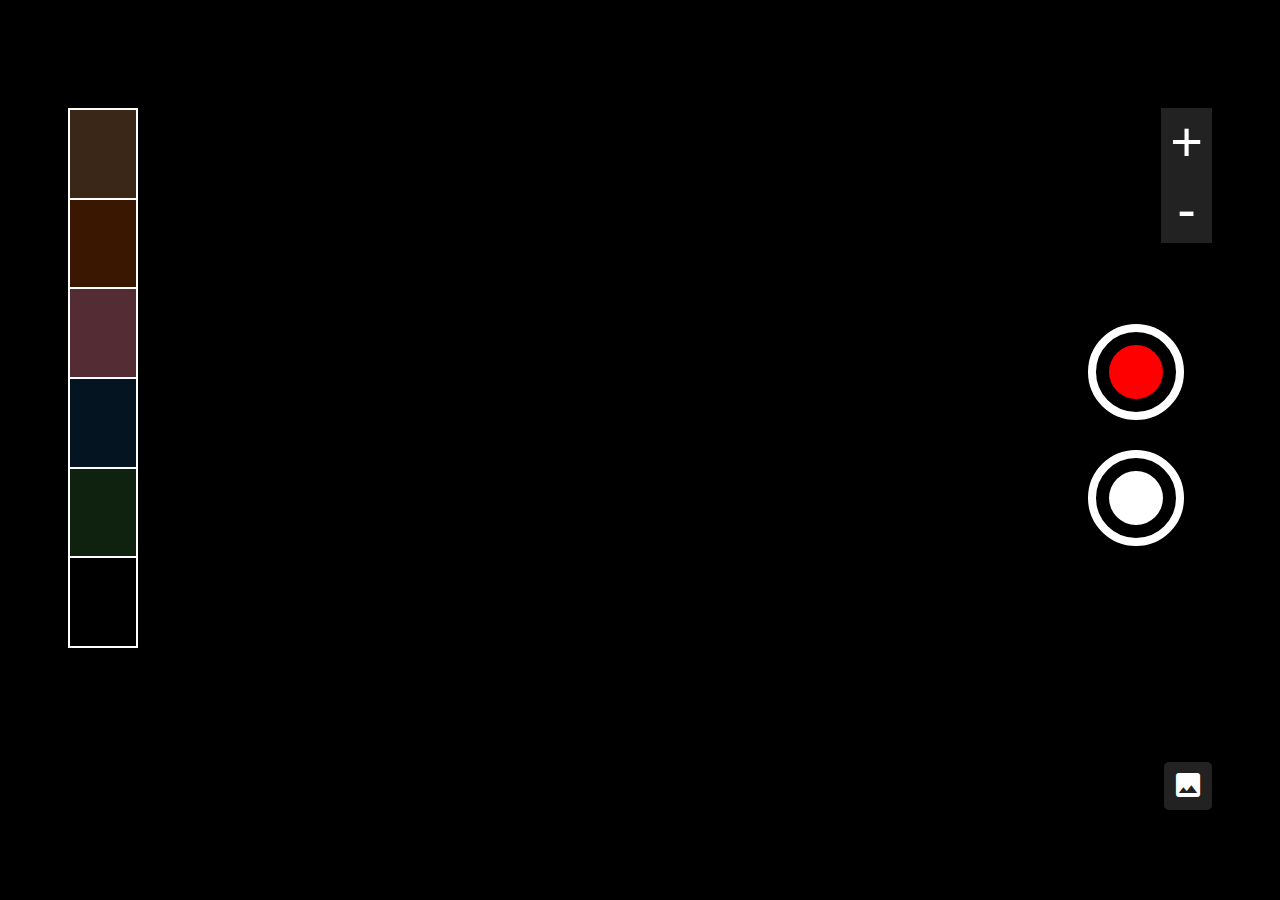
<file: camera/index.html>
<!DOCTYPE html>
<html lang="en">
  <head>
    <meta charset="UTF-8" />
    <meta http-equiv="X-UA-Compatible" content="IE=edge" />
    <meta name="viewport" content="width=device-width, initial-scale=1.0" />
    <title>Camera</title>
    <link rel="preconnect" href="https://fonts.gstatic.com" />

    <link
      href="https://fonts.googleapis.com/icon?family=Material+Icons"
      rel="stylesheet"
    />
    <link rel="stylesheet" href="style.css" />
  </head>
  <body>
    <div class="video-container">
      <video autoplay style="transform: scale(1)"></video>
    </div>
    <button id="record-video"><div id="record-div"></div></button>
    <button id="click-picture"><div id="click-div"></div></button>

    <div class="filter-container">
      <div style="background-color: #f4a2613d" class="filter"></div>
      <div style="background-color: #e85d0440" class="filter"></div>
      <div style="background-color: #ad5d6d7a" class="filter"></div>
      <div style="background-color: #2195f323" class="filter"></div>
      <div style="background-color: #4caf4f31" class="filter"></div>
      <div class="filter"></div>
    </div>

    <div class="zoom">
      <button id="in">+</button>
      <button id="out">-</button>
    </div>

    <button id="gallery-button">
      <span class="material-icons" style="font-size: 2rem; color: white">
        photo
      </span>
    </button>
    <script src="dbScript.js"></script>
    <script src="script.js"></script>
    <script>
      let galleryBtn = document.querySelector("#gallery-button");
      galleryBtn.addEventListener("click", function () {
        location.assign("gallery.html");
      });
    </script>
  </body>
</html>
</file>
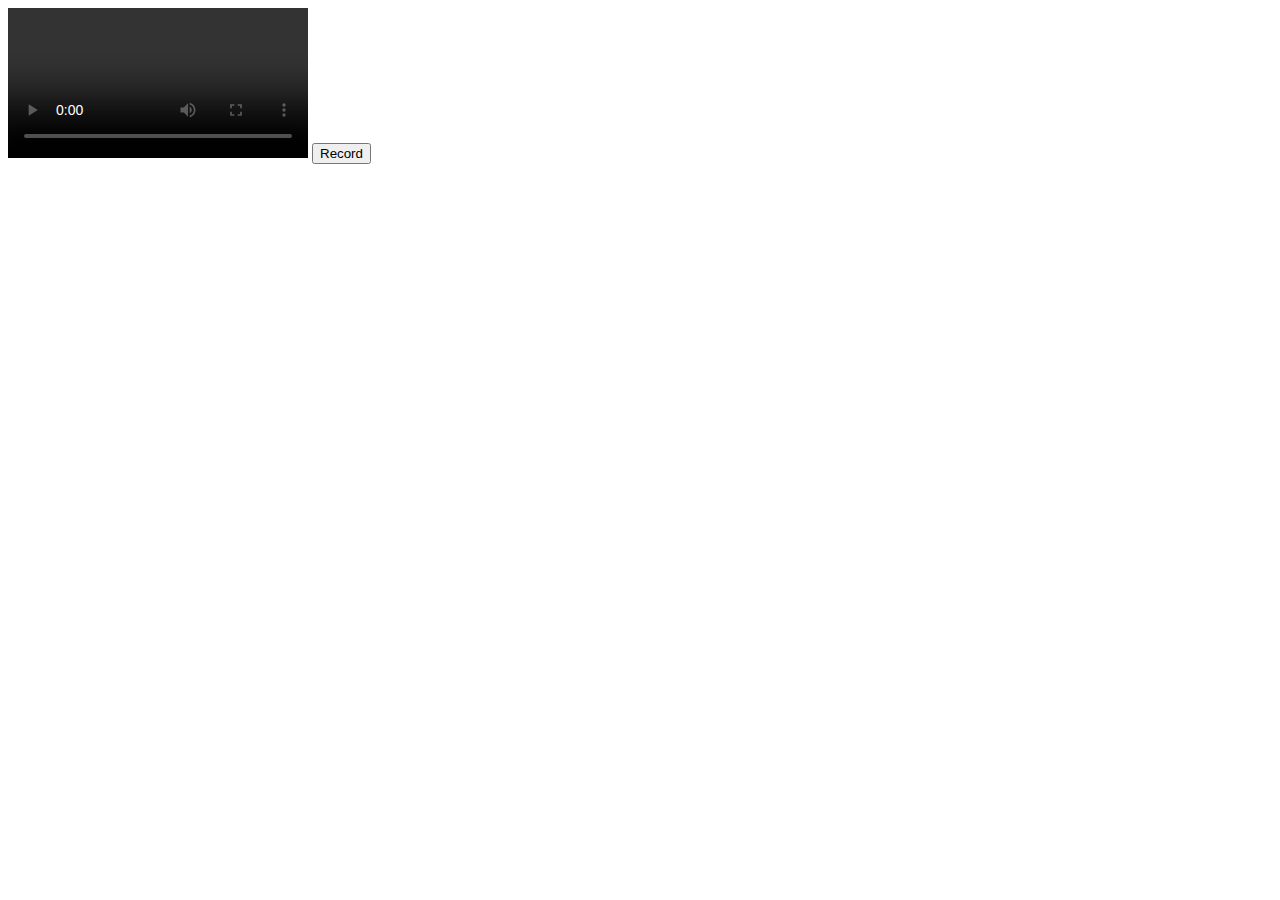
<file: POV/index.html>
<!DOCTYPE html>
<html lang="en">
  <head>
    <meta charset="UTF-8" />
    <meta http-equiv="X-UA-Compatible" content="IE=edge" />
    <meta name="viewport" content="width=device-width, initial-scale=1.0" />
    <title>Document</title>
  </head>
  <body>
    <video autoplay controls></video>
    <!-- <audio autoplay controls></audio> -->
    <button>Record</button>

    <!-- done javaScript within html -->
    <script>
      //this uses video tag from html in browser
      let video = document.querySelector("video");
      let btn = document.querySelector("button");
      //this uses audio tag from html in browser
      // let audio=document.querySelector("audio");
      let constraints = { video: true, audio: true };
      let mediaRecorder;
      let isRecording = false; //flag
      let chunks = []; //file will automatically divide itself into sets of chunks

      //onclicking btn
      btn.addEventListener("click", function () {
        if (isRecording) {
          mediaRecorder.stop();
          isRecording = false;
          btn.innerText = "Record";
        } else {
          mediaRecorder.start();
          isRecording = true;
          btn.innerText = "Recording...";
        }
      });

      navigator.mediaDevices
        .getUserMedia(constraints)
        .then(function (mediaStream) {
          video.srcObject = mediaStream;
          // audio.srcObject =mediaStream;
          let options = { mimeType: "video/webm; codecs=vp9" };
          mediaRecorder = new MediaRecorder(mediaStream, options);
          //media Recorder has two events "dataavailable" and "stop"
          //dataavailable event on call pushes chunks of data into "chunks" variable
          mediaRecorder.addEventListener("dataavailable", function (e) {
            chunks.push(e.data);
          });

          mediaRecorder.addEventListener("stop", function () {
            //when "Stop " event listener get triggered  we merge these chunks into large raw data "blob"
            let blob = new Blob(chunks, { type: "video/mp4" });
            chunks = []; //then I empty chunks

            let url = URL.createObjectURL(blob);
            let a = document.createElement("a");
            a.href = url;
            a.download = "video.mp4";
            a.click();
            a.remove();
          });
        });

      //predefined object h browser m jisse user ka media devices ka input(getUserMedia is promised based function/permission)
      //mediaStream object h jo camera se video leta h(source)   LIVE INPUT
      //promise resolve hone p mediaStream milta h
    </script>
  </body>
</html>
</file>
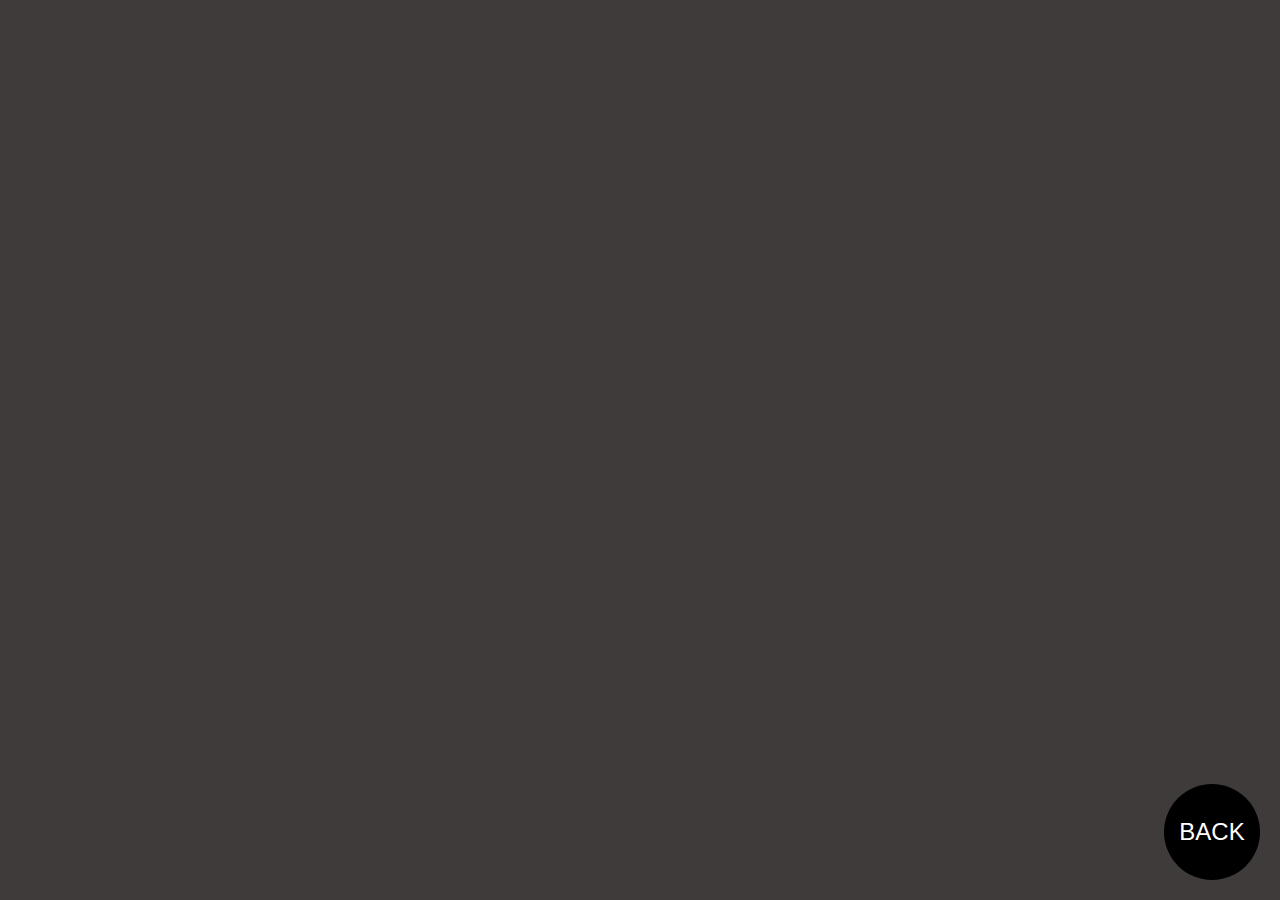
<file: camera/gallery.html>
<!DOCTYPE html>
<html lang="en">
  <head>
    <meta charset="UTF-8" />
    <meta http-equiv="X-UA-Compatible" content="IE=edge" />
    <meta name="viewport" content="width=device-width, initial-scale=1.0" />
    <title>Gallery</title>
    <link rel="stylesheet" href="style.css" />
  </head>
  <body
    style="
      background: #181313d4;
      display: flex;
      flex-wrap: wrap;
      justify-content: space-evenly;
    "
  >
    <button class="gallery-back" onclick="">BACK</button>
    <script src="dbScript.js"></script>
    <script>
      let backBtn = document.querySelector(".gallery-back");
      backBtn.addEventListener("click", function () {
        location.assign("index.html");
      });
      setTimeout(function () {
        viewMedia();
      }, 100);
    </script>
  </body>
</html>
</file>
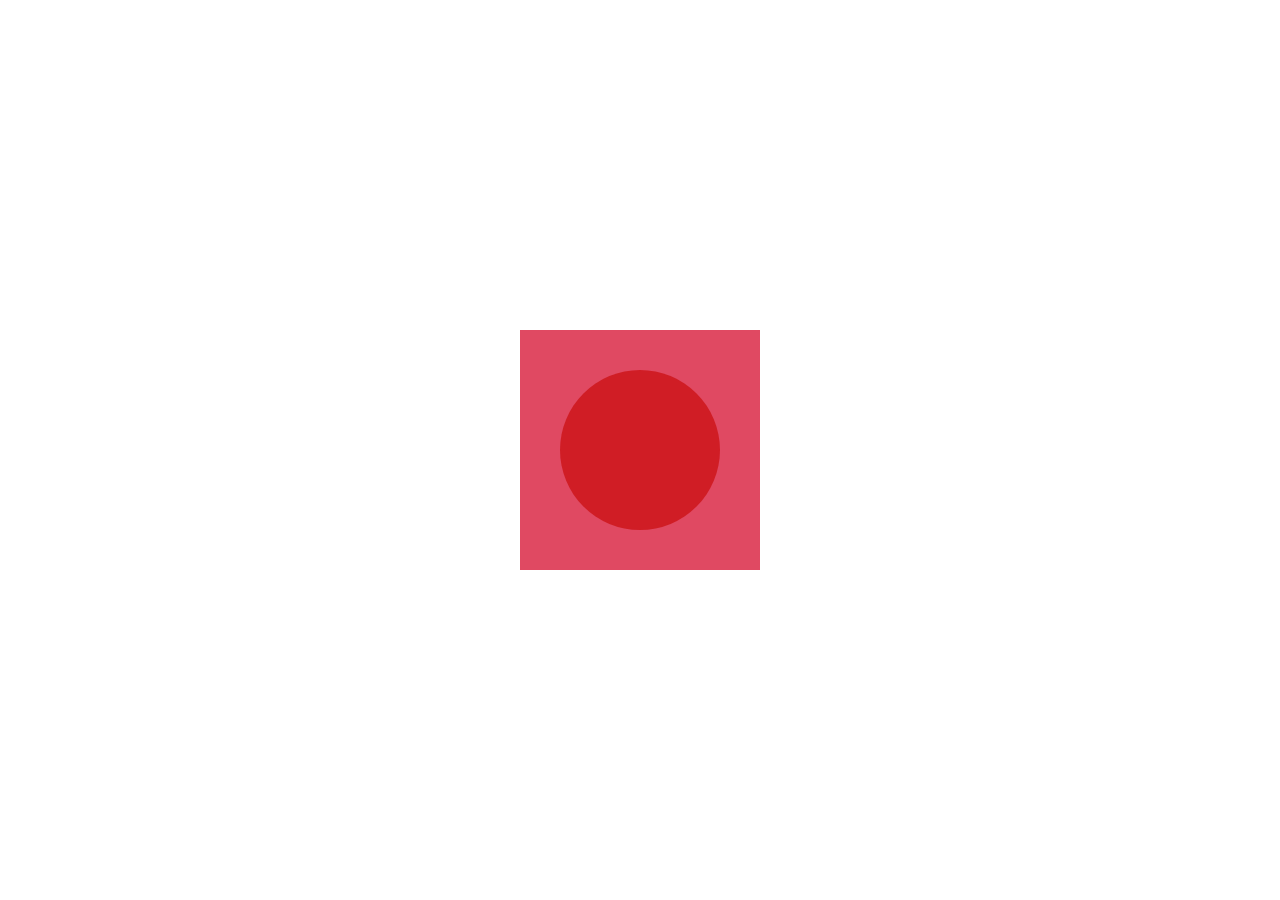
<file: POV/animation.html>
<!DOCTYPE html>
<html lang="en">
<head>
    <meta charset="UTF-8">
    <meta http-equiv="X-UA-Compatible" content="IE=edge">
    <meta name="viewport" content="width=device-width, initial-scale=1.0">
    <title>Document</title>
    <style>
        * {
            box-sizing: border-box;
        }
        body {
            margin: 0;
        }
        .box {
            margin:auto;
            margin-top: calc((100vh  - 15rem) /2);
            height: 15rem;
            width: 15rem;
            background-color: rgb(224, 73, 98);
            animation: scale 2s infinite;
        }

        .box-2 {
            height: 10rem;
            width: 10rem;
            border-radius: 50%;
            position: fixed;
            background-color: rgb(201, 11, 11);
            opacity: 0.7;
            top: 50%;
            left: 50%;
            animation: fader 1s infinite;
            transform :translate(-50%,-50%); //isse box ka geometrical center, center p aata h
        } 

        @keyframes scale {
            0% {
                transform: scale(1);
                border-radius:40%;
            }

            50% {
                transform: scale(1.2);
                border-radius:50%;
            }

           100% {
                transform: scale(1);
                border-radius:40%;
            }
        }

        @keyframes fader{
            0% {
                opacity: 1;
            }

            50% {
                opacity: 0.5;
            }

           100% {
                opacity: 1;
            }
        }
    </style>
</head>
<body>
    <div class="box"></div>
    <div class="box-2"></div>
</body>
</html>
</file>
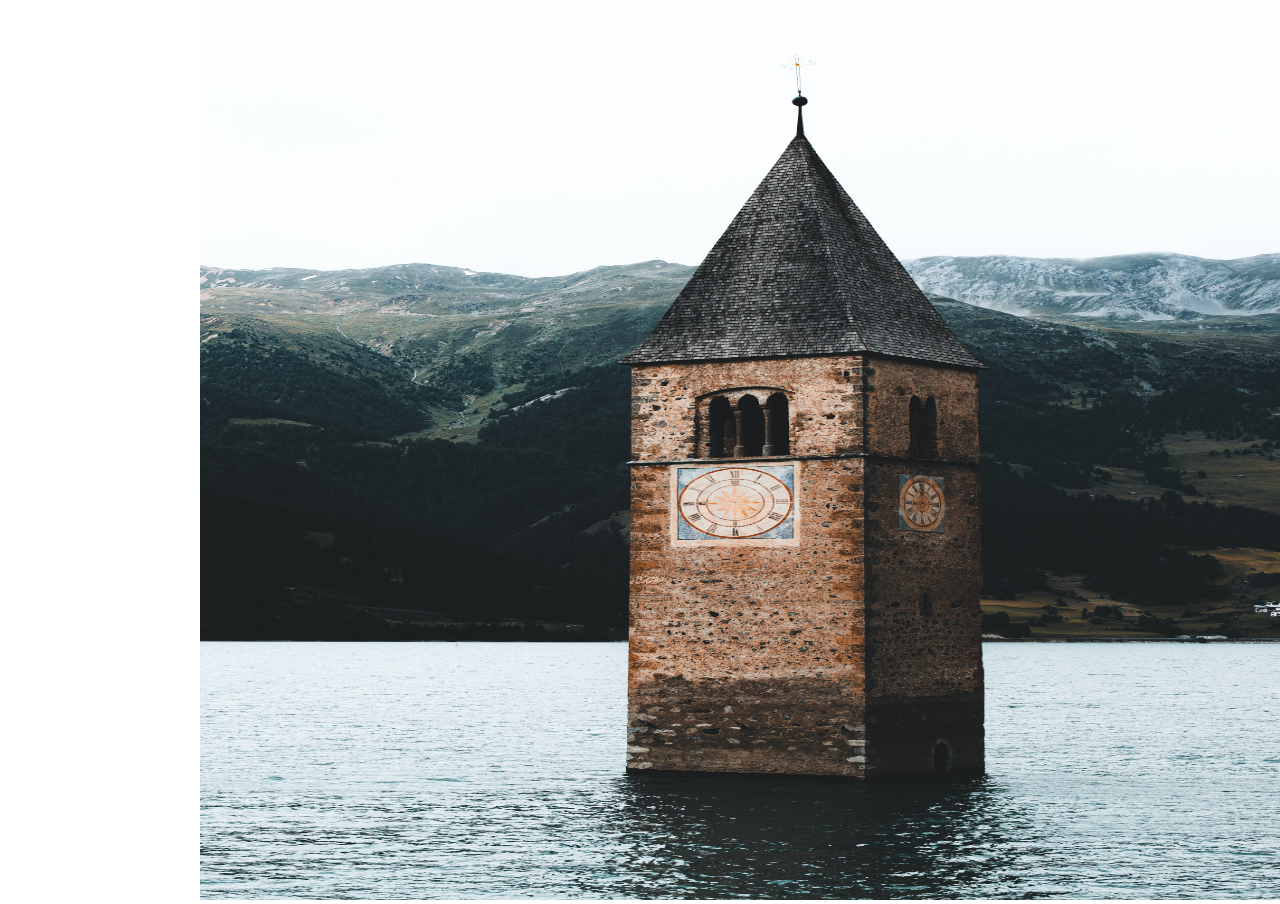
<file: POV/canvas.html>
<!DOCTYPE html>
<html lang="en">
<head>
    <meta charset="UTF-8">
    <meta http-equiv="X-UA-Compatible" content="IE=edge">
    <meta name="viewport" content="width=device-width, initial-scale=1.0">
    <title>Document</title>
<style>
    * {
      box-sizing: border-box;
    }

    body {
      margin: 0;
      overflow: hidden;
    }
  </style>
</head>
<body>
  <canvas></canvas>
  <script>
    let canvas = document.querySelector("canvas");
    canvas.height = window.innerHeight;
    canvas.width = window.innerWidth;

    let ctx = canvas.getContext("2d");
    // ctx.beginPath();
    // ctx.moveTo(100, 200);
    // ctx.lineTo(300, 400);
    // ctx.strokeStyle = "blue";
    // ctx.lineWidth = 20;
    // ctx.stroke();
    // ctx.beginPath();
    // ctx.moveTo(300, 400);
    // ctx.lineTo(600, 200);
    // ctx.strokeStyle = "red";
    // ctx.stroke();

    //for ADDING SHAPES TO CANVAS
    // ctx.strokeRect(100,100,200,300); //holow ,here "strokeRect(X,Y,x-size,y-size)"
    // ctx.fillStyle="red";
    // ctx.fillRect(100,100,200,300); //filled ,here "fillRect(X,Y,x-size,y-size)"


    //FOR ADDING IMAGE TO CANVAS
    let img=document.createElement("img");  //this create img tag in html
    img.src ="img.jpg";

    //when image tag m  load ho jae to draw on canvas
    img.addEventListener("load",function(){
      ctx.drawImage(img,200,0,1100,900); //here .drawImage(source,X,Y,width,height)
    })
    
  </script>
</html>
</file>
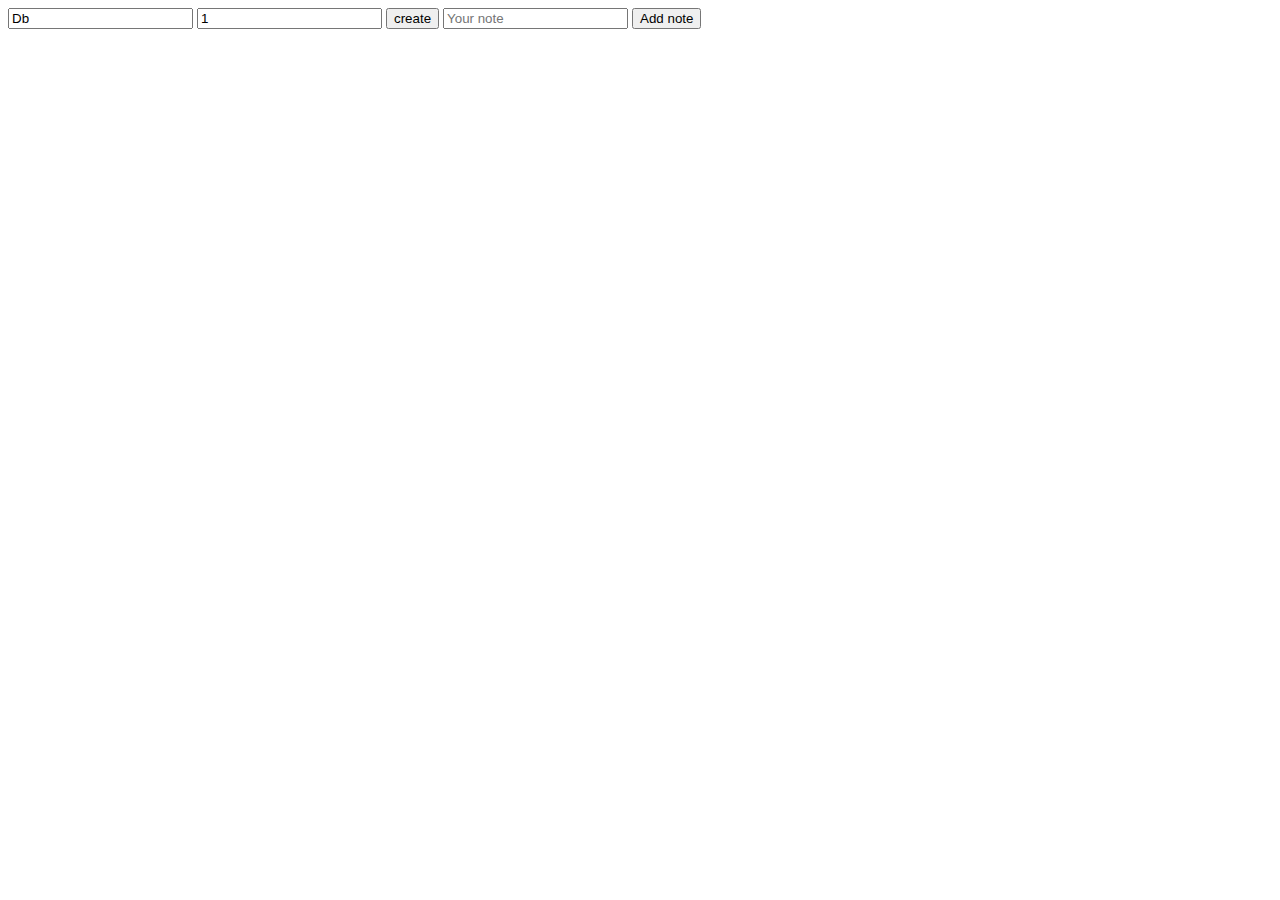
<file: POV/indexedDb.html>
<!DOCTYPE html>
<html lang="en">
<head>
    <meta charset="UTF-8">
    <meta http-equiv="X-UA-Compatible" content="IE=edge">
    <meta name="viewport" content="width=device-width, initial-scale=1.0">
    <title>Document</title>
</head>
<body>
    <input id="name" type="text" placeholder="Db-name" value="Db">
    <input id="version" type="number" placeholder="1.0" value="1">
    <button id="create">create</button>

    <input type="text" name="" id="note" placeholder="Your note">
    <button id="add">Add note</button>
    <script>
        let name=document.querySelector("#name");
        let version=document.querySelector("#version");
        let btn=document.querySelector("button#create");

        let note=document.querySelector("#note");
        let addbtn=document.querySelector("#add");

        let db,v,dbAccess;

        addbtn.addEventListener("click",function(){
            let val=note.value;
            if(!dbAccess){
                alert("Please add a database to add note")
                return;
            }

            //name of dataBase is Note, cs is objectStore
            let tx=dbAccess.transaction("cs","readwrite");   // transaction("storeName","what function has to be performed")
            let csObjectStore=tx.objectStore("cs"); //accessing objectStore cs
            let data={
                nId:Date.now(),
                noteValue:val,
            };
            csObjectStore.add(data);
        });


        //there are three event in indexedDb 1)-SUCCESS   2)-UPGRADE  3)-ERROR
        btn.addEventListener("click",function(){

            db=name.value;
            v=version.value
            let request=indexedDB.open(db,v); //requesting data base to create
            request.addEventListener("success",function(){
                alert("db was created")
                dbAccess=request.result; //this gives access to object Store

                //calling viewNotes function as here we have access to objectStore
                viewNotes();
            });

            request.addEventListener("upgradeneeded",function(){
                alert("upgrade occured")
                let db=request.result; //this gives access to object Store
                db.createObjectStore("cs",{keyPath:"nId"})
            });

            request.addEventListener("error",function(){
                alert("some error occured")  
            });
        });

        function viewNotes(){
            //this function console all objectStore of "cs"
            //assumption :- we have access to "cs"  i.e dbAccess

            let tx=dbAccess.transaction("cs","readonly");    //transaction for reading objectStore
            let csObjectStore= tx.objectStore("cs");    //give access to store
            let req=csObjectStore.openCursor();    //request cursor

            req.addEventListener("success",function(){
                let cursor=req.result;

                //cursor is the pointer that points on every objects in objectStore
                if(cursor){
                    console.log(cursor.value);
                    cursor.continue();  //request for next object and call success event again
                }  
            });
        }

    </script>
</body>
</html>
</file>
<file: camera/style.css>
* {
  box-sizing: border-box;
}

body {
  margin: 0;
}

#record-video {
  position: fixed;
  right: 6rem;
  top: 36vh;
  height: 6rem;
  width: 6rem;
  border-radius: 50%;
  border: 8px solid white;
  background: black;
}

#click-picture {
  position: fixed;
  right: 6rem;
  top: 50vh;
  height: 6rem;
  width: 6rem;
  border-radius: 50%;
  border: 8px solid white;
  background: black;
}

.video-container {
  height: 100vh;
  width: 100vw;
  overflow: hidden;
  background-color: black;
}

video {
  height: 100%;
  width: 100%;
}

#record-div,
#click-div {
  height: 70%;
  width: 80%;
  margin: auto;
  border-radius: 50%;
}

#record-div {
  background: red;
}

#click-div {
  background: white;
}

.recording-animation {
  animation: shrinkInOut 0.8s infinite;
}

.capture-animation {
  animation: shrinkInOut 1s;
}

@keyframes shrinkInOut {
  0% {
    transform: scale(1);
  }

  50% {
    transform: scale(1.2);
  }

  100% {
    transform: scale(1);
  }
}

.filter-container {
  border: 1px solid white;
  top: 12vh;
  height: 60vh;
  width: 5.5vw;
  position: fixed;
  display: flex;
  flex-direction: column;
  left: 5.3vw;
}

.filter {
  border: 1px solid white;
  height: 20%;
  background: url(https://images.unsplash.com/photo-1591526038358-0e3d334fb8c0?ixid=MXwxMjA3fDB8MHxwaG90by1wYWdlfHx8fGVufDB8fHw%3D&ixlib=rb-1.2.1&auto=format&fit=crop&w=100);
  background-blend-mode: color-burn;
  background-size: cover;
}

#record-video,
#click-picture,
.filter-container {
  z-index: 3;
}

.zoom {
  z-index: 3;
  top: 12vh;
  height: 15vh;
  width: 4vw;
  position: fixed;
  display: flex;
  flex-direction: column;
  right: 5.3vw;
}

.zoom button {
  color: white;
  background-color: #222;
  border: none;
  outline: none;
  height: 50%;
  font-size: 3.5rem;
}

#gallery-button {
  position: fixed;
  height: 3rem;
  z-index: 2;
  width: 3rem;
  bottom: 10vh;
  border: none;
  outline: none;
  border-radius: 5px;
  right: 5.3vw;
  background-color: #222;
}

.gallery-delete-button,
.gallery-download-button {
  border: none;
  height: 10%;
  display: block;
  color: white;
  font-size: 1.2rem;
  width: 100%;
}

.gallery-img-container img,
.gallery-vid-container video {
  height: 80%;
  display: block;
  width: 100%;
}

.gallery-img-container,
.gallery-vid-container {
  width: 25rem;
  background: white;
  height: 25rem;
  padding: 2rem;
  margin: 2rem;
}

.gallery-back {
  position: fixed;
  right: 20px;
  bottom: 20px;
  height: 6rem;
  width: 6rem;
  border-radius: 50%;
  border: none;
  background: black;
  color: white;
  font-size: 1.5rem;
}

.gallery-delete-button {
  background: #d91d1d;
}

.gallery-download-button {
  background: #291e1e;
}

@media (max-width: 1024px) {
  .filter-container {
    width: 12.5vw;
  }
  .zoom {
    width: 4rem;
  }
  #record-video,
  #click-picture {
    top: unset;
    right: unset;
    bottom: 8rem;
  }

  #record-video {
    left: 25rem;
  }
  #click-picture {
    left: 35rem;
  }

  #gallery-button {
    width: 5rem;
    height: 5rem;
  }
}

@media (max-width: 768px) {
  #record-video {
    left: 15rem;
  }
  #click-picture {
    left: 25rem;
  }
  #record-video,
  #click-picture {
    bottom: 6rem;
  }
}
@media (max-width: 600px) {
  .filter-container {
    height: 10vh;
    width: 85vw;
    flex-direction: row;
    left: 2vw;
  }
  .filter {
    height: 100%;
    width: calc(100% / 6);
  }
  #record-video,
  #click-picture {
    height: 4rem;
    width: 4rem;
    top: unset;
    right: unset;
  }
  #click-picture {
    left: 10rem;
    bottom: 9vh;
    right: 12rem;
  }
  #record-video {
    left: 4rem;
    bottom: 9vh;

  }

  #gallery-button {
    width: 3rem;
    height: 3rem;
  }

  .zoom {
    right: 0vw;
    width: 12vw;
  }
}
</file>
